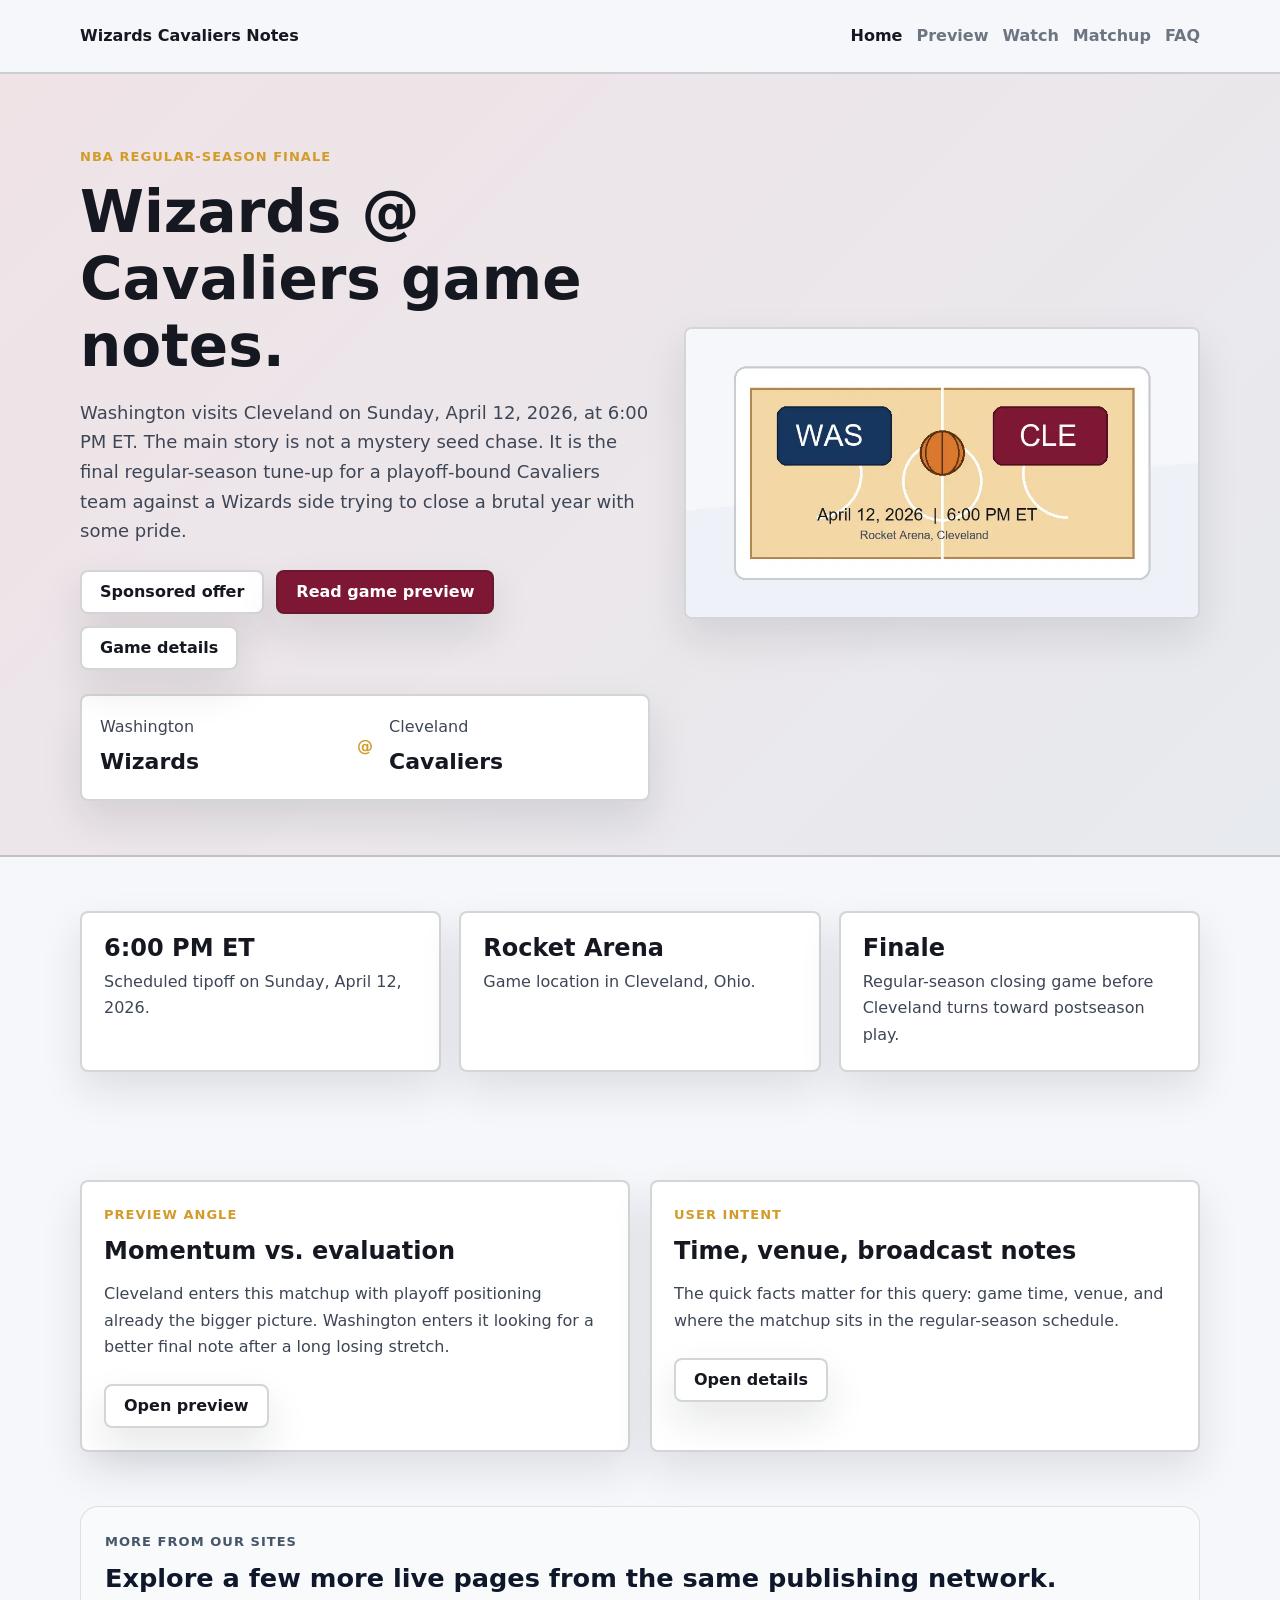
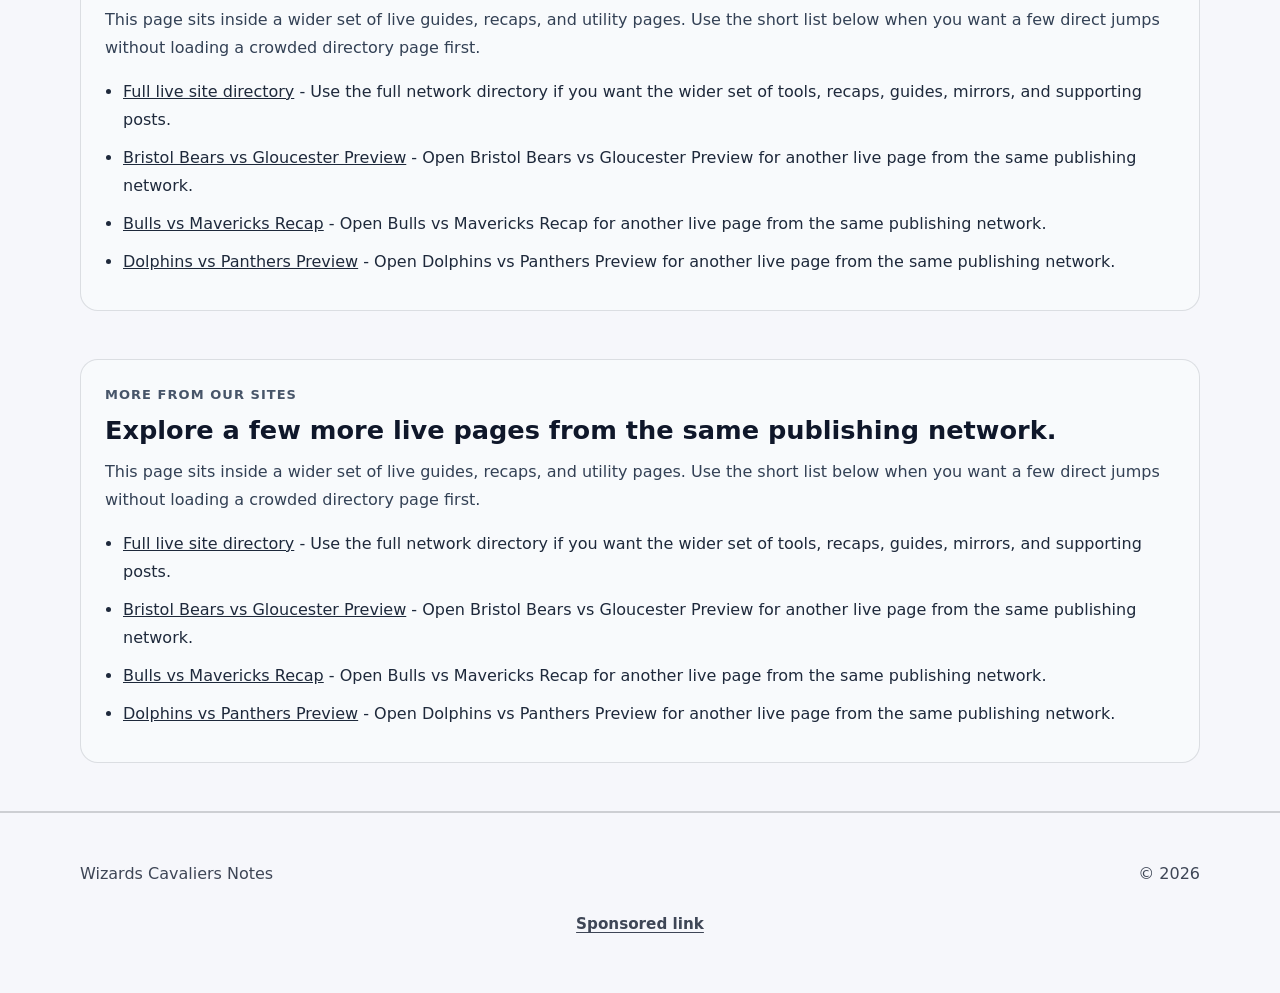
<file: index.html>
<!DOCTYPE html>
<html lang="en">
<head>
  <meta charset="UTF-8">
  <meta name="viewport" content="width=device-width, initial-scale=1.0">
  <title>Wizards vs Cavaliers Preview | April 12, 2026 Game Notes</title>
  <meta name="description" content="Original Washington Wizards at Cleveland Cavaliers preview for April 12, 2026, with game time, venue, matchup notes, and regular-season finale context.">
  <meta name="google-site-verification" content="zPeMqoo2h3M_oqIertTkiu1rAj5quQBwW_J42bXbuFM">
  <link rel="canonical" href="https://zeshanalikhan.github.io/wizards-cavaliers-preview/">
  <meta property="og:title" content="Wizards vs Cavaliers Preview | April 12, 2026 Game Notes">
  <meta property="og:description" content="Game notes for Wizards at Cavaliers on Sunday, April 12, 2026, at Rocket Arena in Cleveland.">
  <meta property="og:type" content="website">
  <meta property="og:url" content="https://zeshanalikhan.github.io/wizards-cavaliers-preview/">
  <link rel="stylesheet" href="styles.css">
  <script defer src="app.js"></script>
</head>
<body data-page="home">
  <header class="site-header">
    <div class="shell header-row">
      <a class="brand" href="./">Wizards Cavaliers Notes</a>
      <nav class="site-nav" aria-label="Primary">
        <a href="./" data-nav="home">Home</a>
        <a href="pages/game-preview.html" data-nav="preview">Preview</a>
        <a href="pages/how-to-watch.html" data-nav="watch">Watch</a>
        <a href="pages/matchup-notes.html" data-nav="matchup">Matchup</a>
        <a href="pages/game-faq.html" data-nav="faq">FAQ</a>
      </nav>
    </div>
  </header>

  <main>
    <section class="hero">
      <div class="shell hero-layout">
        <div>
          <p class="eyebrow">NBA regular-season finale</p>
          <h1>Wizards @ Cavaliers game notes.</h1>
          <p class="lead">Washington visits Cleveland on Sunday, April 12, 2026, at 6:00 PM ET. The main story is not a mystery seed chase. It is the final regular-season tune-up for a playoff-bound Cavaliers team against a Wizards side trying to close a brutal year with some pride.</p>
          <div class="hero-actions">
          <a class="button secondary" href="https://www.profitablecpmratenetwork.com/j9f627innq?key=be46e17df9e34aa3b5b8e77e88a34740" rel="nofollow sponsored noopener" target="_blank">Sponsored offer</a>
            <a class="button" href="pages/game-preview.html">Read game preview</a>
            <a class="button secondary" href="pages/how-to-watch.html">Game details</a>
          </div>
          <div class="score-strip" aria-label="Game summary">
            <div class="team-pill">
              <span>Washington</span>
              <strong>Wizards</strong>
            </div>
            <span class="vs">@</span>
            <div class="team-pill">
              <span>Cleveland</span>
              <strong>Cavaliers</strong>
            </div>
          </div>
        </div>
        <img class="hero-image" src="assets/images/wizards-cavaliers-hero.webp" alt="Basketball court illustration for Wizards at Cavaliers game preview" width="960" height="540">
      </div>
    </section>

    <section class="section">
      <div class="shell three-grid">
        <article class="stat-card">
          <strong>6:00 PM ET</strong>
          <span>Scheduled tipoff on Sunday, April 12, 2026.</span>
        </article>
        <article class="stat-card">
          <strong>Rocket Arena</strong>
          <span>Game location in Cleveland, Ohio.</span>
        </article>
        <article class="stat-card">
          <strong>Finale</strong>
          <span>Regular-season closing game before Cleveland turns toward postseason play.</span>
        </article>
      </div>
    </section>

    <section class="section">
      <div class="shell grid">
        <article class="panel">
          <p class="eyebrow">Preview angle</p>
          <h2>Momentum vs. evaluation</h2>
          <p>Cleveland enters this matchup with playoff positioning already the bigger picture. Washington enters it looking for a better final note after a long losing stretch.</p>
          <div class="jump-links">
            <a class="button secondary" href="pages/game-preview.html">Open preview</a>
          </div>
        </article>
        <article class="panel">
          <p class="eyebrow">User intent</p>
          <h2>Time, venue, broadcast notes</h2>
          <p>The quick facts matter for this query: game time, venue, and where the matchup sits in the regular-season schedule.</p>
          <div class="jump-links">
            <a class="button secondary" href="pages/how-to-watch.html">Open details</a>
          </div>
        </article>
      </div>
    </section>

      <!-- NETWORK_LINKS_START -->
      <section data-network-links="true" aria-labelledby="network-links-heading" style="padding:0 0 48px;">
        <div style="width:min(1120px, calc(100% - 32px)); margin:0 auto;">
          <div style="border:1px solid rgba(15, 23, 42, 0.12); background:#f8fafc; border-radius:18px; padding:24px;">
            <p style="margin:0 0 10px; font-size:13px; font-weight:800; letter-spacing:0.08em; text-transform:uppercase; color:#475569;">More from our sites</p>
            <h2 id="network-links-heading" style="margin:0 0 12px; font-size:clamp(1.5rem, 2vw, 1.9rem); line-height:1.2; color:#0f172a;">Explore a few more live pages from the same publishing network.</h2>
            <p style="margin:0 0 16px; color:#334155; line-height:1.75;">This page sits inside a wider set of live guides, recaps, and utility pages. Use the short list below when you want a few direct jumps without loading a crowded directory page first.</p>
            <ul style="margin:0; padding-left:18px; color:#1e293b; line-height:1.75;">
          <li style="margin:0 0 10px;"><a href="https://zeshanalikhan.github.io/creator-app-hub-site/pages/site-directory.html">Full live site directory</a> - Use the full network directory if you want the wider set of tools, recaps, guides, mirrors, and supporting posts.</li>
          <li style="margin:0 0 10px;"><a href="https://zeshanalikhan.github.io/bristol-gloucester-prem-preview/">Bristol Bears vs Gloucester Preview</a> - Open Bristol Bears vs Gloucester Preview for another live page from the same publishing network.</li>
          <li style="margin:0 0 10px;"><a href="https://zeshanalikhan.github.io/bulls-mavericks-recap/">Bulls vs Mavericks Recap</a> - Open Bulls vs Mavericks Recap for another live page from the same publishing network.</li>
          <li style="margin:0 0 10px;"><a href="https://zeshanalikhan.github.io/dolphins-panthers-nrl-preview/">Dolphins vs Panthers Preview</a> - Open Dolphins vs Panthers Preview for another live page from the same publishing network.</li>
            </ul>
          </div>
        </div>
      </section>
      <!-- NETWORK_LINKS_END -->
    
      <!-- NETWORK_LINKS_START -->
      <section data-network-links="true" aria-labelledby="network-links-heading" style="padding:0 0 48px;">
        <div style="width:min(1120px, calc(100% - 32px)); margin:0 auto;">
          <div style="border:1px solid rgba(15, 23, 42, 0.12); background:#f8fafc; border-radius:18px; padding:24px;">
            <p style="margin:0 0 10px; font-size:13px; font-weight:800; letter-spacing:0.08em; text-transform:uppercase; color:#475569;">More from our sites</p>
            <h2 id="network-links-heading" style="margin:0 0 12px; font-size:clamp(1.5rem, 2vw, 1.9rem); line-height:1.2; color:#0f172a;">Explore a few more live pages from the same publishing network.</h2>
            <p style="margin:0 0 16px; color:#334155; line-height:1.75;">This page sits inside a wider set of live guides, recaps, and utility pages. Use the short list below when you want a few direct jumps without loading a crowded directory page first.</p>
            <ul style="margin:0; padding-left:18px; color:#1e293b; line-height:1.75;">
          <li style="margin:0 0 10px;"><a href="https://zeshanalikhan.github.io/creator-app-hub-site/pages/site-directory.html">Full live site directory</a> - Use the full network directory if you want the wider set of tools, recaps, guides, mirrors, and supporting posts.</li>
          <li style="margin:0 0 10px;"><a href="https://zeshanalikhan.github.io/bristol-gloucester-prem-preview/">Bristol Bears vs Gloucester Preview</a> - Open Bristol Bears vs Gloucester Preview for another live page from the same publishing network.</li>
          <li style="margin:0 0 10px;"><a href="https://zeshanalikhan.github.io/bulls-mavericks-recap/">Bulls vs Mavericks Recap</a> - Open Bulls vs Mavericks Recap for another live page from the same publishing network.</li>
          <li style="margin:0 0 10px;"><a href="https://zeshanalikhan.github.io/dolphins-panthers-nrl-preview/">Dolphins vs Panthers Preview</a> - Open Dolphins vs Panthers Preview for another live page from the same publishing network.</li>
            </ul>
          </div>
        </div>
      </section>
      <!-- NETWORK_LINKS_END -->
    </main>

  <footer class="site-footer">
    <div class="shell footer-row">
      <p>Wizards Cavaliers Notes</p>
      <p>&copy; <span data-year></span></p>
    </div>
        <div class="adsterra-link-wrap">
        <a class="adsterra-link" href="https://www.profitablecpmratenetwork.com/j9f627innq?key=be46e17df9e34aa3b5b8e77e88a34740" rel="nofollow sponsored noopener" target="_blank">Sponsored link</a>
      </div>
  </footer>
</body>
</html>
</file>
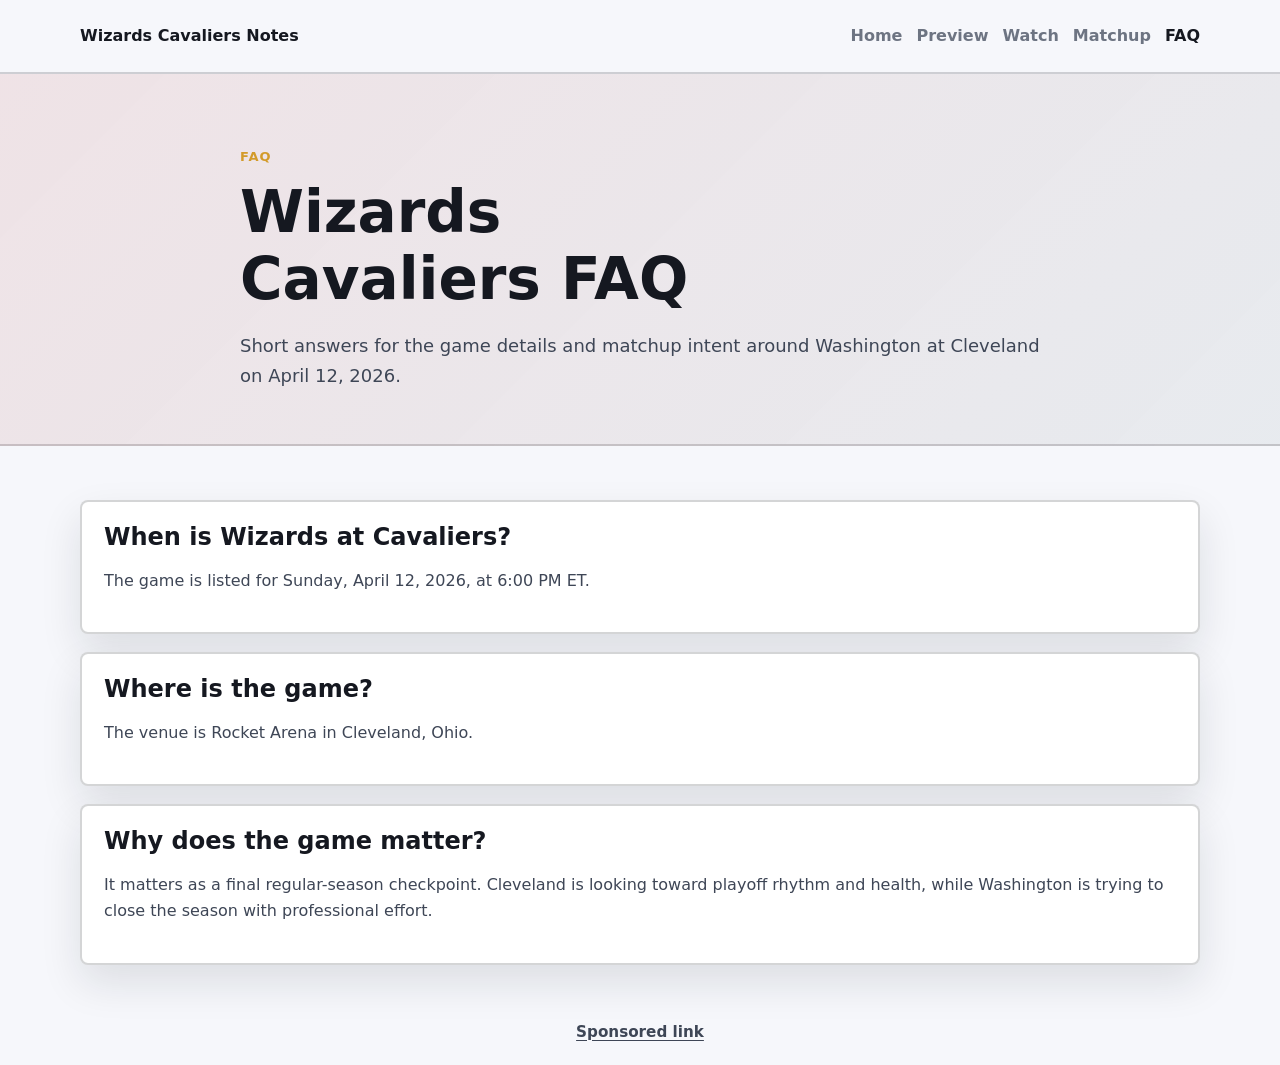
<file: pages/game-faq.html>
<!DOCTYPE html>
<html lang="en">
<head>
  <meta charset="UTF-8">
  <meta name="viewport" content="width=device-width, initial-scale=1.0">
  <title>Wizards Cavaliers FAQ | April 12, 2026 Game</title>
  <meta name="description" content="FAQ for Wizards at Cavaliers on April 12, 2026, including game time, venue, matchup context, and why the finale matters.">
  <link rel="canonical" href="https://zeshanalikhan.github.io/wizards-cavaliers-preview/pages/game-faq.html">
  <link rel="stylesheet" href="../styles.css">
  <script defer src="../app.js"></script>
  <script type="application/ld+json">
  {
    "@context": "https://schema.org",
    "@type": "FAQPage",
    "mainEntity": [
      {
        "@type": "Question",
        "name": "When is Wizards at Cavaliers?",
        "acceptedAnswer": {
          "@type": "Answer",
          "text": "Washington Wizards at Cleveland Cavaliers is listed for Sunday, April 12, 2026, at 6:00 PM ET."
        }
      },
      {
        "@type": "Question",
        "name": "Where is Wizards at Cavaliers played?",
        "acceptedAnswer": {
          "@type": "Answer",
          "text": "The game is listed at Rocket Arena in Cleveland, Ohio."
        }
      },
      {
        "@type": "Question",
        "name": "What is the main game angle?",
        "acceptedAnswer": {
          "@type": "Answer",
          "text": "The main angle is Cleveland preparing for postseason play while Washington closes a difficult regular season."
        }
      }
    ]
  }
  </script>
</head>
<body data-page="faq">
  <header class="site-header">
    <div class="shell header-row">
      <a class="brand" href="../">Wizards Cavaliers Notes</a>
      <nav class="site-nav" aria-label="Primary">
        <a href="../" data-nav="home">Home</a>
        <a href="game-preview.html" data-nav="preview">Preview</a>
        <a href="how-to-watch.html" data-nav="watch">Watch</a>
        <a href="matchup-notes.html" data-nav="matchup">Matchup</a>
        <a href="game-faq.html" data-nav="faq">FAQ</a>
      </nav>
    </div>
  </header>
  <main>
    <section class="page-hero">
      <div class="shell narrow">
        <p class="eyebrow">FAQ</p>
        <h1>Wizards Cavaliers FAQ</h1>
        <p class="lead">Short answers for the game details and matchup intent around Washington at Cleveland on April 12, 2026.</p>
      </div>
    </section>
    <section class="section">
      <div class="shell article-stack">
        <article class="panel">
          <h2>When is Wizards at Cavaliers?</h2>
          <p>The game is listed for Sunday, April 12, 2026, at 6:00 PM ET.</p>
        </article>
        <article class="panel">
          <h2>Where is the game?</h2>
          <p>The venue is Rocket Arena in Cleveland, Ohio.</p>
        </article>
        <article class="panel">
          <h2>Why does the game matter?</h2>
          <p>It matters as a final regular-season checkpoint. Cleveland is looking toward playoff rhythm and health, while Washington is trying to close the season with professional effort.</p>
        </article>
      </div>
    </section>
  </main>
      <div class="adsterra-link-wrap">
        <a class="adsterra-link" href="https://www.profitablecpmratenetwork.com/j9f627innq?key=be46e17df9e34aa3b5b8e77e88a34740" rel="nofollow sponsored noopener" target="_blank">Sponsored link</a>
      </div>
</body>
</html>
</file>
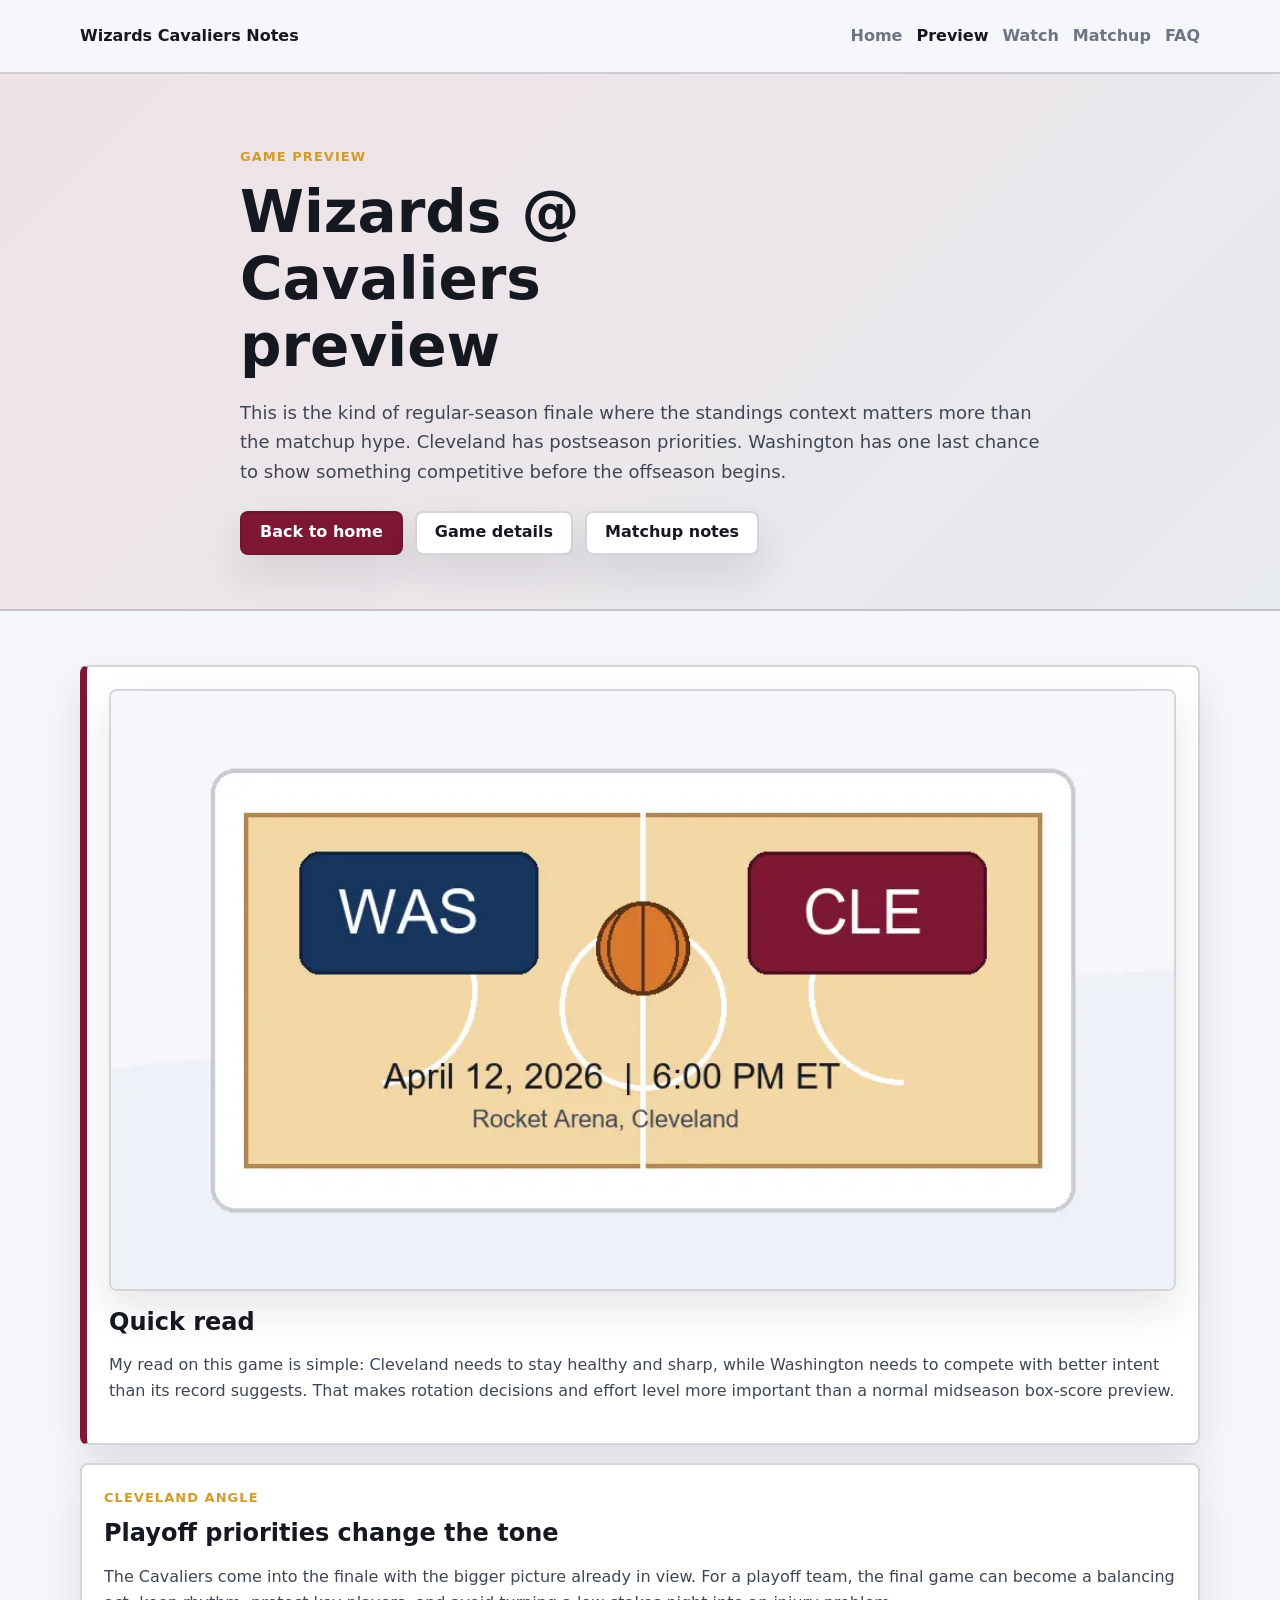
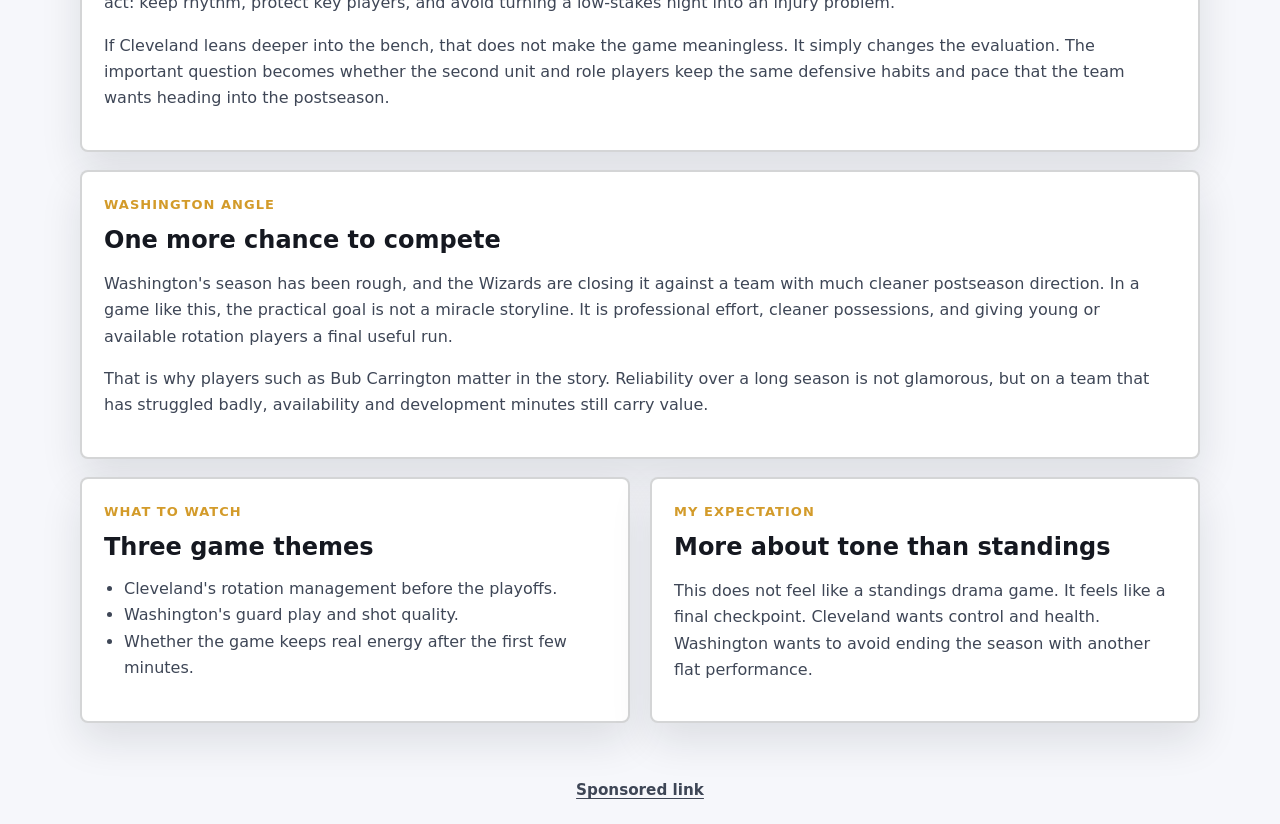
<file: pages/game-preview.html>
<!DOCTYPE html>
<html lang="en">
<head>
  <meta charset="UTF-8">
  <meta name="viewport" content="width=device-width, initial-scale=1.0">
  <title>Wizards @ Cavaliers Game Preview | April 12, 2026</title>
  <meta name="description" content="Original preview for Washington Wizards at Cleveland Cavaliers on April 12, 2026, covering playoff context, rotation questions, and end-of-season pride.">
  <link rel="canonical" href="https://zeshanalikhan.github.io/wizards-cavaliers-preview/pages/game-preview.html">
  <meta property="og:title" content="Wizards @ Cavaliers Game Preview | April 12, 2026">
  <meta property="og:description" content="Preview notes for Wizards at Cavaliers in Cleveland on April 12, 2026.">
  <meta property="og:type" content="article">
  <meta property="og:url" content="https://zeshanalikhan.github.io/wizards-cavaliers-preview/pages/game-preview.html">
  <link rel="stylesheet" href="../styles.css">
  <script defer src="../app.js"></script>
</head>
<body data-page="preview">
  <header class="site-header">
    <div class="shell header-row">
      <a class="brand" href="../">Wizards Cavaliers Notes</a>
      <nav class="site-nav" aria-label="Primary">
        <a href="../" data-nav="home">Home</a>
        <a href="game-preview.html" data-nav="preview">Preview</a>
        <a href="how-to-watch.html" data-nav="watch">Watch</a>
        <a href="matchup-notes.html" data-nav="matchup">Matchup</a>
        <a href="game-faq.html" data-nav="faq">FAQ</a>
      </nav>
    </div>
  </header>
  <main>
    <section class="page-hero">
      <div class="shell narrow">
        <p class="eyebrow">Game preview</p>
        <h1>Wizards @ Cavaliers preview</h1>
        <p class="lead">This is the kind of regular-season finale where the standings context matters more than the matchup hype. Cleveland has postseason priorities. Washington has one last chance to show something competitive before the offseason begins.</p>
        <div class="jump-links">
          <a class="button" href="../">Back to home</a>
          <a class="button secondary" href="how-to-watch.html">Game details</a>
          <a class="button secondary" href="matchup-notes.html">Matchup notes</a>
        </div>
      </div>
    </section>

    <section class="section">
      <div class="shell article-stack">
        <article class="callout">
          <img class="article-image" src="../assets/images/wizards-cavaliers-hero.webp" alt="Wizards at Cavaliers basketball game preview illustration" width="960" height="540">
          <h2>Quick read</h2>
          <p>My read on this game is simple: Cleveland needs to stay healthy and sharp, while Washington needs to compete with better intent than its record suggests. That makes rotation decisions and effort level more important than a normal midseason box-score preview.</p>
        </article>

        <article class="panel">
          <p class="eyebrow">Cleveland angle</p>
          <h2>Playoff priorities change the tone</h2>
          <p>The Cavaliers come into the finale with the bigger picture already in view. For a playoff team, the final game can become a balancing act: keep rhythm, protect key players, and avoid turning a low-stakes night into an injury problem.</p>
          <p>If Cleveland leans deeper into the bench, that does not make the game meaningless. It simply changes the evaluation. The important question becomes whether the second unit and role players keep the same defensive habits and pace that the team wants heading into the postseason.</p>
        </article>

        <article class="panel">
          <p class="eyebrow">Washington angle</p>
          <h2>One more chance to compete</h2>
          <p>Washington's season has been rough, and the Wizards are closing it against a team with much cleaner postseason direction. In a game like this, the practical goal is not a miracle storyline. It is professional effort, cleaner possessions, and giving young or available rotation players a final useful run.</p>
          <p>That is why players such as Bub Carrington matter in the story. Reliability over a long season is not glamorous, but on a team that has struggled badly, availability and development minutes still carry value.</p>
        </article>

        <div class="grid">
          <article class="panel">
            <p class="eyebrow">What to watch</p>
            <h2>Three game themes</h2>
            <ul>
              <li>Cleveland's rotation management before the playoffs.</li>
              <li>Washington's guard play and shot quality.</li>
              <li>Whether the game keeps real energy after the first few minutes.</li>
            </ul>
          </article>
          <article class="panel">
            <p class="eyebrow">My expectation</p>
            <h2>More about tone than standings</h2>
            <p>This does not feel like a standings drama game. It feels like a final checkpoint. Cleveland wants control and health. Washington wants to avoid ending the season with another flat performance.</p>
          </article>
        </div>
      </div>
    </section>
  </main>
      <div class="adsterra-link-wrap">
        <a class="adsterra-link" href="https://www.profitablecpmratenetwork.com/j9f627innq?key=be46e17df9e34aa3b5b8e77e88a34740" rel="nofollow sponsored noopener" target="_blank">Sponsored link</a>
      </div>
</body>
</html>
</file>
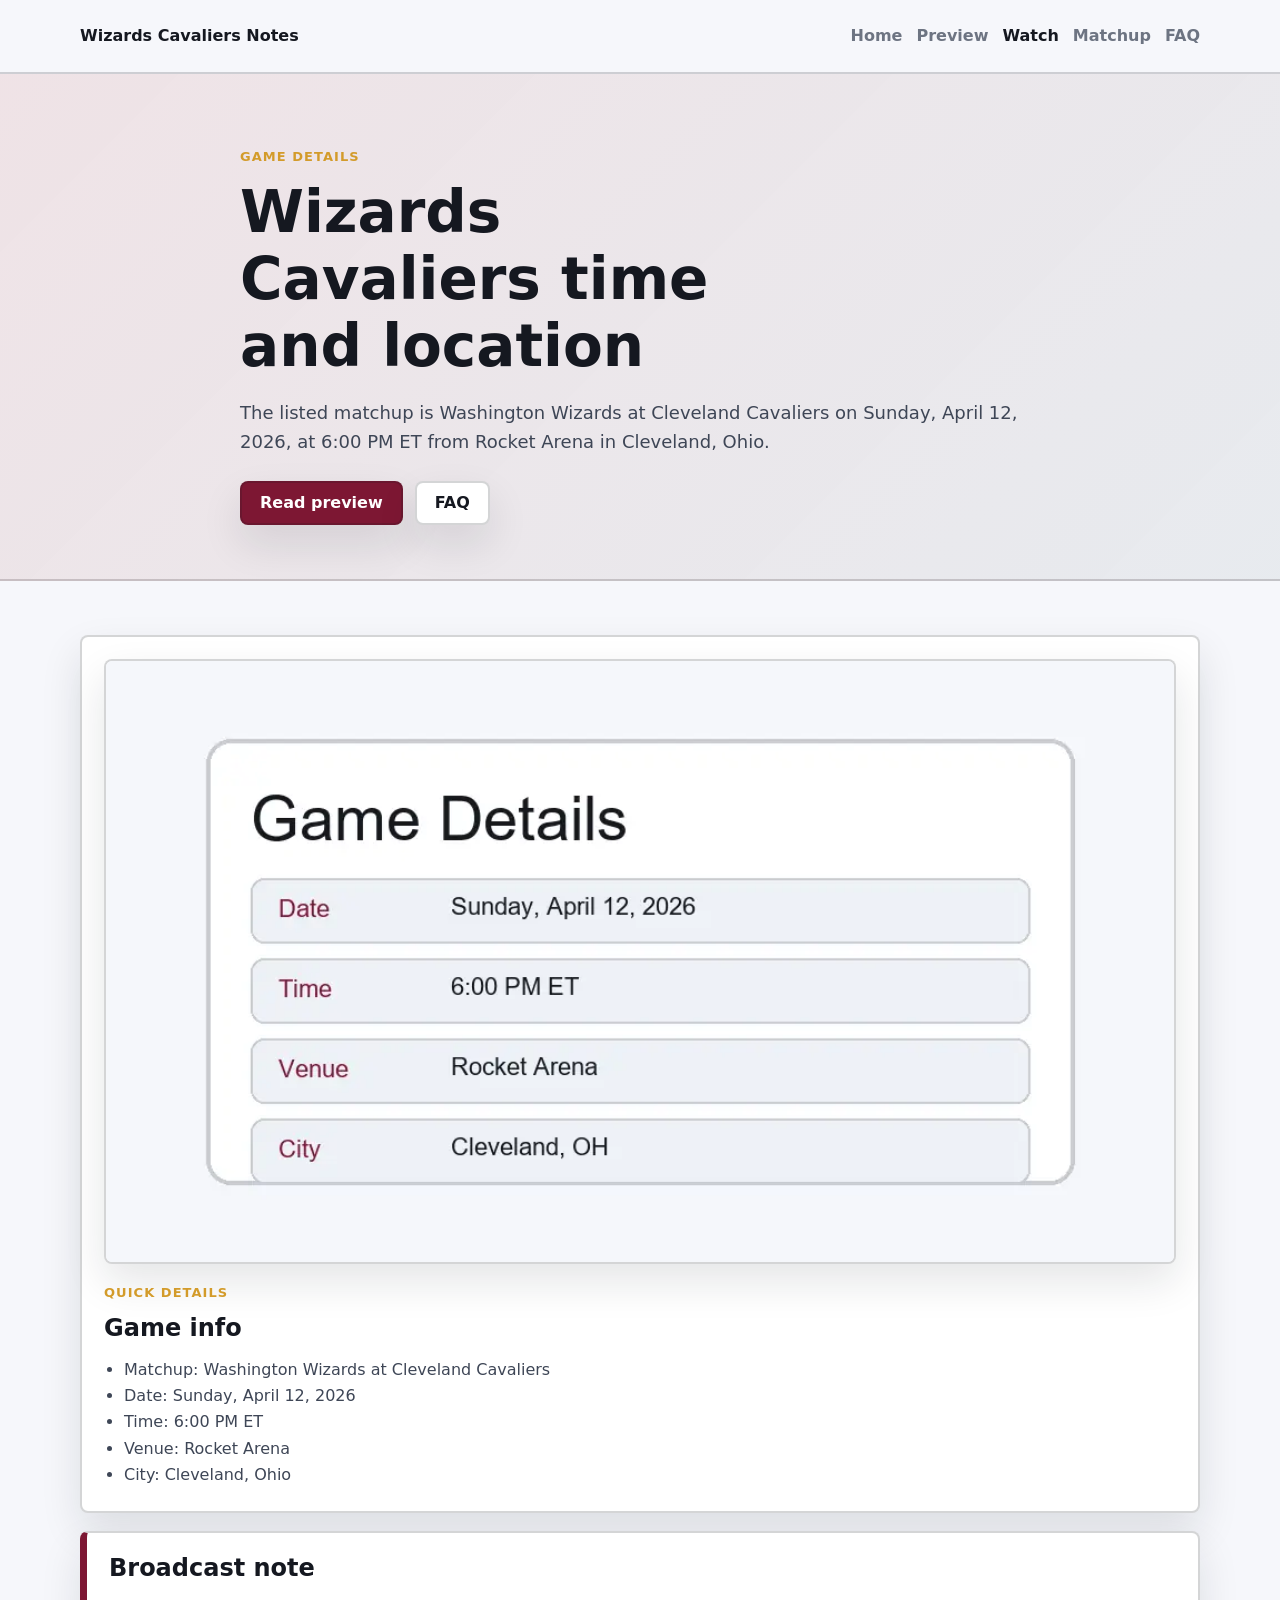
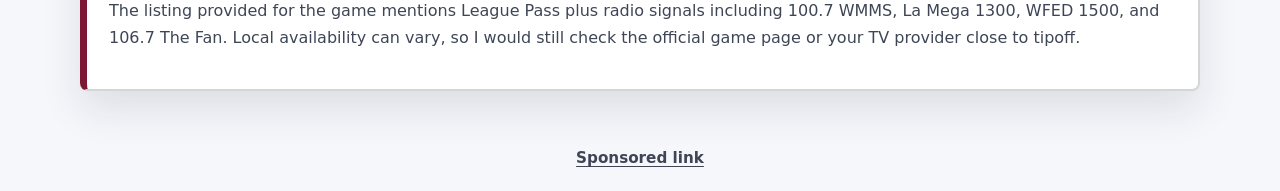
<file: pages/how-to-watch.html>
<!DOCTYPE html>
<html lang="en">
<head>
  <meta charset="UTF-8">
  <meta name="viewport" content="width=device-width, initial-scale=1.0">
  <title>Wizards Cavaliers Game Details | Time, Arena, Radio Notes</title>
  <meta name="description" content="Game details for Wizards at Cavaliers on April 12, 2026: time, arena, city, and broadcast/radio notes.">
  <link rel="canonical" href="https://zeshanalikhan.github.io/wizards-cavaliers-preview/pages/how-to-watch.html">
  <link rel="stylesheet" href="../styles.css">
  <script defer src="../app.js"></script>
</head>
<body data-page="watch">
  <header class="site-header">
    <div class="shell header-row">
      <a class="brand" href="../">Wizards Cavaliers Notes</a>
      <nav class="site-nav" aria-label="Primary">
        <a href="../" data-nav="home">Home</a>
        <a href="game-preview.html" data-nav="preview">Preview</a>
        <a href="how-to-watch.html" data-nav="watch">Watch</a>
        <a href="matchup-notes.html" data-nav="matchup">Matchup</a>
        <a href="game-faq.html" data-nav="faq">FAQ</a>
      </nav>
    </div>
  </header>
  <main>
    <section class="page-hero">
      <div class="shell narrow">
        <p class="eyebrow">Game details</p>
        <h1>Wizards Cavaliers time and location</h1>
        <p class="lead">The listed matchup is Washington Wizards at Cleveland Cavaliers on Sunday, April 12, 2026, at 6:00 PM ET from Rocket Arena in Cleveland, Ohio.</p>
        <div class="jump-links">
          <a class="button" href="game-preview.html">Read preview</a>
          <a class="button secondary" href="game-faq.html">FAQ</a>
        </div>
      </div>
    </section>
    <section class="section">
      <div class="shell article-stack">
        <article class="panel">
          <img class="article-image" src="../assets/images/wizards-cavaliers-details.webp" alt="Wizards Cavaliers game details card for April 12 2026" width="960" height="540">
          <p class="eyebrow">Quick details</p>
          <h2>Game info</h2>
          <ul>
            <li>Matchup: Washington Wizards at Cleveland Cavaliers</li>
            <li>Date: Sunday, April 12, 2026</li>
            <li>Time: 6:00 PM ET</li>
            <li>Venue: Rocket Arena</li>
            <li>City: Cleveland, Ohio</li>
          </ul>
        </article>
        <article class="callout">
          <h2>Broadcast note</h2>
          <p>The listing provided for the game mentions League Pass plus radio signals including 100.7 WMMS, La Mega 1300, WFED 1500, and 106.7 The Fan. Local availability can vary, so I would still check the official game page or your TV provider close to tipoff.</p>
        </article>
      </div>
    </section>
  </main>
      <div class="adsterra-link-wrap">
        <a class="adsterra-link" href="https://www.profitablecpmratenetwork.com/j9f627innq?key=be46e17df9e34aa3b5b8e77e88a34740" rel="nofollow sponsored noopener" target="_blank">Sponsored link</a>
      </div>
</body>
</html>
</file>
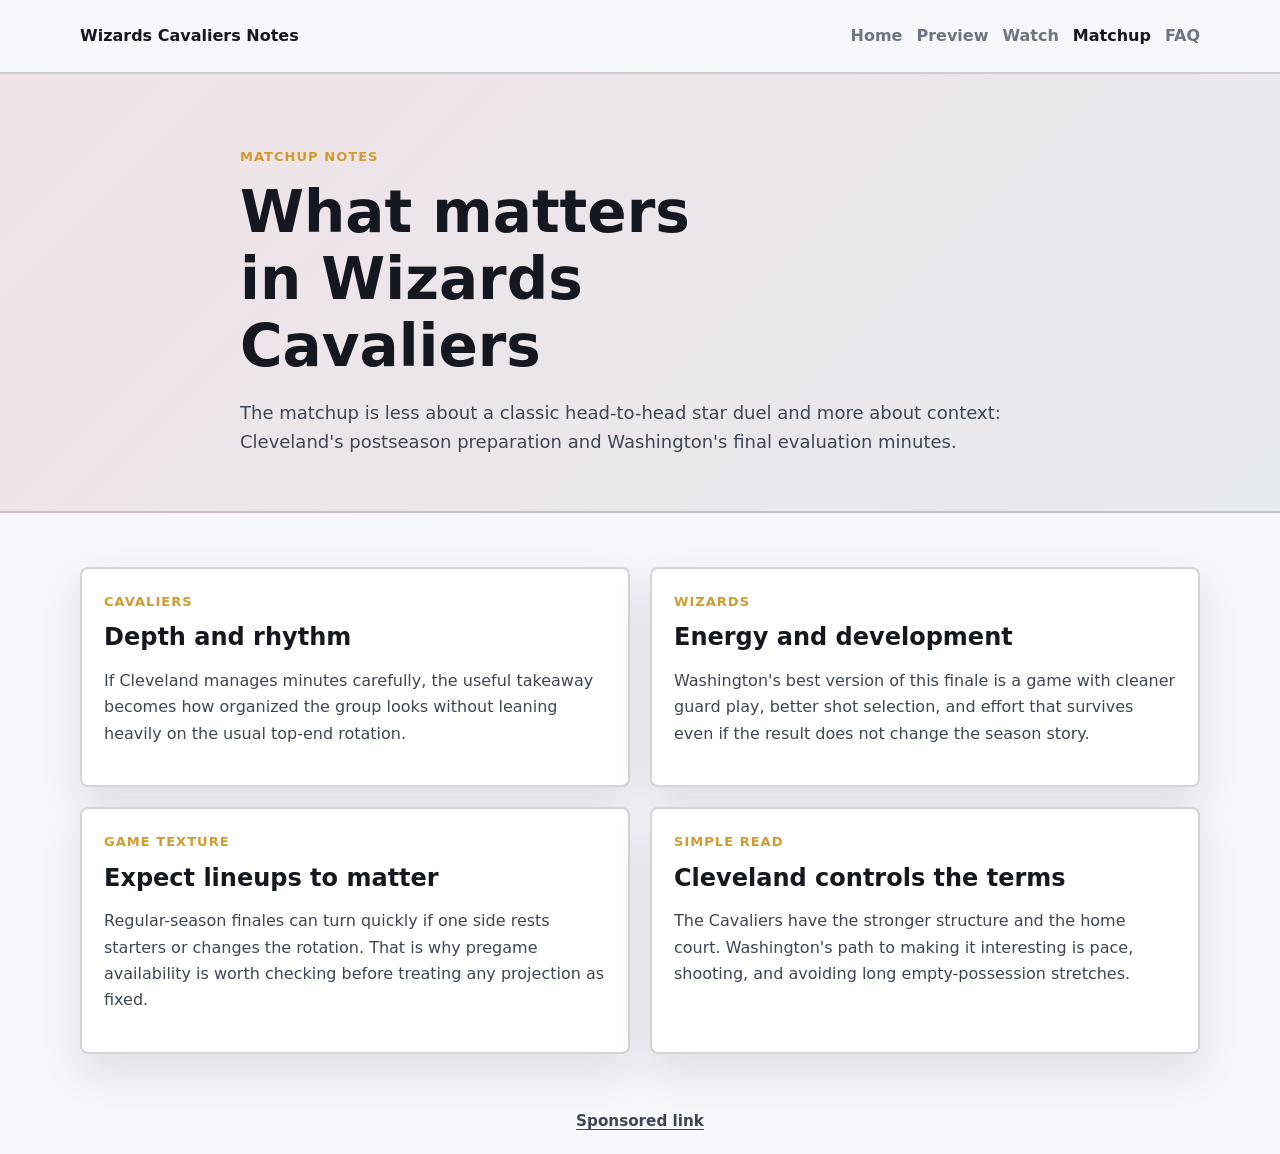
<file: pages/matchup-notes.html>
<!DOCTYPE html>
<html lang="en">
<head>
  <meta charset="UTF-8">
  <meta name="viewport" content="width=device-width, initial-scale=1.0">
  <title>Wizards Cavaliers Matchup Notes | April 12, 2026</title>
  <meta name="description" content="Original matchup notes for Washington Wizards at Cleveland Cavaliers, including rotation context, season ending stakes, and game themes.">
  <link rel="canonical" href="https://zeshanalikhan.github.io/wizards-cavaliers-preview/pages/matchup-notes.html">
  <link rel="stylesheet" href="../styles.css">
  <script defer src="../app.js"></script>
</head>
<body data-page="matchup">
  <header class="site-header">
    <div class="shell header-row">
      <a class="brand" href="../">Wizards Cavaliers Notes</a>
      <nav class="site-nav" aria-label="Primary">
        <a href="../" data-nav="home">Home</a>
        <a href="game-preview.html" data-nav="preview">Preview</a>
        <a href="how-to-watch.html" data-nav="watch">Watch</a>
        <a href="matchup-notes.html" data-nav="matchup">Matchup</a>
        <a href="game-faq.html" data-nav="faq">FAQ</a>
      </nav>
    </div>
  </header>
  <main>
    <section class="page-hero">
      <div class="shell narrow">
        <p class="eyebrow">Matchup notes</p>
        <h1>What matters in Wizards Cavaliers</h1>
        <p class="lead">The matchup is less about a classic head-to-head star duel and more about context: Cleveland's postseason preparation and Washington's final evaluation minutes.</p>
      </div>
    </section>
    <section class="section">
      <div class="shell grid">
        <article class="panel">
          <p class="eyebrow">Cavaliers</p>
          <h2>Depth and rhythm</h2>
          <p>If Cleveland manages minutes carefully, the useful takeaway becomes how organized the group looks without leaning heavily on the usual top-end rotation.</p>
        </article>
        <article class="panel">
          <p class="eyebrow">Wizards</p>
          <h2>Energy and development</h2>
          <p>Washington's best version of this finale is a game with cleaner guard play, better shot selection, and effort that survives even if the result does not change the season story.</p>
        </article>
        <article class="panel">
          <p class="eyebrow">Game texture</p>
          <h2>Expect lineups to matter</h2>
          <p>Regular-season finales can turn quickly if one side rests starters or changes the rotation. That is why pregame availability is worth checking before treating any projection as fixed.</p>
        </article>
        <article class="panel">
          <p class="eyebrow">Simple read</p>
          <h2>Cleveland controls the terms</h2>
          <p>The Cavaliers have the stronger structure and the home court. Washington's path to making it interesting is pace, shooting, and avoiding long empty-possession stretches.</p>
        </article>
      </div>
    </section>
  </main>
      <div class="adsterra-link-wrap">
        <a class="adsterra-link" href="https://www.profitablecpmratenetwork.com/j9f627innq?key=be46e17df9e34aa3b5b8e77e88a34740" rel="nofollow sponsored noopener" target="_blank">Sponsored link</a>
      </div>
</body>
</html>
</file>
<file: styles.css>
:root {
  --bg: #f6f7fb;
  --surface: #ffffff;
  --surface-alt: #eef1f7;
  --ink: #151820;
  --text: #3e4656;
  --muted: #6d7482;
  --line: rgba(21, 24, 32, 0.18);
  --wine: #7d1733;
  --navy: #17365f;
  --gold: #d39b2a;
  --blue: #2457a6;
  --shadow: 0 18px 42px rgba(21, 24, 32, 0.11);
}

*,
*::before,
*::after {
  box-sizing: border-box;
}

body {
  margin: 0;
  font-family: "Segoe UI", system-ui, -apple-system, sans-serif;
  background: var(--bg);
  color: var(--text);
  line-height: 1.65;
}

a {
  color: inherit;
}

.shell {
  width: min(1120px, calc(100% - 32px));
  margin: 0 auto;
}

.narrow {
  width: min(800px, 100%);
}

.site-header {
  position: sticky;
  top: 0;
  z-index: 10;
  background: rgba(246, 247, 251, 0.96);
  border-bottom: 2px solid var(--line);
  backdrop-filter: blur(10px);
}

.header-row,
.footer-row {
  display: flex;
  align-items: center;
  justify-content: space-between;
  gap: 20px;
  min-height: 72px;
}

.brand,
.site-nav a,
.button {
  text-decoration: none;
}

.brand {
  color: var(--ink);
  font-weight: 850;
}

.site-nav {
  display: flex;
  flex-wrap: wrap;
  gap: 14px;
}

.site-nav a {
  color: var(--muted);
  font-weight: 760;
}

.site-nav a.active {
  color: var(--ink);
}

.hero,
.page-hero {
  padding: 72px 0 54px;
  background: linear-gradient(135deg, rgba(125, 23, 51, 0.12), rgba(23, 54, 95, 0.1)), var(--surface);
  border-bottom: 2px solid var(--line);
}

.hero-layout {
  display: grid;
  grid-template-columns: minmax(0, 1.05fr) minmax(320px, 0.95fr);
  gap: 34px;
  align-items: center;
}

.eyebrow {
  margin: 0 0 12px;
  color: var(--gold);
  font-size: 13px;
  font-weight: 850;
  letter-spacing: 0.08em;
  text-transform: uppercase;
}

h1,
h2,
h3 {
  margin: 0;
  color: var(--ink);
  line-height: 1.15;
}

h1 {
  max-width: 13ch;
  font-size: clamp(34px, 5vw, 58px);
}

.lead {
  margin: 18px 0 0;
  max-width: 70ch;
  font-size: 18px;
}

.hero-actions,
.jump-links {
  display: flex;
  flex-wrap: wrap;
  gap: 12px;
  margin-top: 24px;
}

.button {
  display: inline-flex;
  align-items: center;
  justify-content: center;
  min-height: 44px;
  padding: 0 18px;
  border: 2px solid var(--line);
  border-radius: 8px;
  background: var(--wine);
  color: #fff;
  font-weight: 850;
  box-shadow: var(--shadow);
}

.button.secondary {
  background: var(--surface);
  color: var(--ink);
}

.section {
  padding: 54px 0;
}

.grid {
  display: grid;
  grid-template-columns: repeat(2, minmax(0, 1fr));
  gap: 20px;
}

.three-grid {
  display: grid;
  grid-template-columns: repeat(3, minmax(0, 1fr));
  gap: 18px;
}

.article-stack {
  display: grid;
  gap: 18px;
}

.panel,
.callout,
.stat-card {
  background: var(--surface);
  border: 2px solid var(--line);
  border-radius: 8px;
  padding: 22px;
  box-shadow: var(--shadow);
}

.callout {
  border-left: 7px solid var(--wine);
}

.panel p + p,
.callout p + p {
  margin-top: 12px;
}

.panel ul,
.panel ol,
.callout ul,
.callout ol {
  margin: 14px 0 0;
  padding-left: 20px;
}

.stat-card strong {
  display: block;
  color: var(--ink);
  font-size: 24px;
  line-height: 1.1;
  margin-bottom: 8px;
}

.hero-image,
.article-image {
  display: block;
  width: 100%;
  height: auto;
  border: 2px solid var(--line);
  border-radius: 8px;
  box-shadow: var(--shadow);
  background: var(--surface);
}

.article-image {
  margin-bottom: 18px;
}

.score-strip {
  display: grid;
  grid-template-columns: 1fr auto 1fr;
  gap: 16px;
  align-items: center;
  margin-top: 24px;
  padding: 18px;
  border: 2px solid var(--line);
  border-radius: 8px;
  background: var(--surface);
  box-shadow: var(--shadow);
}

.team-pill {
  display: grid;
  gap: 4px;
}

.team-pill strong {
  color: var(--ink);
  font-size: 22px;
}

.vs {
  color: var(--gold);
  font-weight: 900;
}

.site-footer {
  padding: 26px 0 36px;
  border-top: 2px solid var(--line);
}

.not-found {
  min-height: 100vh;
  display: grid;
  place-items: center;
  align-content: center;
  gap: 14px;
  padding: 32px;
  text-align: center;
}

@media (max-width: 780px) {
  .grid,
  .three-grid,
  .hero-layout,
  .score-strip {
    grid-template-columns: 1fr;
  }

  .header-row,
  .footer-row {
    align-items: start;
    flex-direction: column;
    padding: 16px 0;
  }

  .lead {
    font-size: 16px;
  }
}
.adsterra-link-wrap {
  padding: 0 0 1.25rem;
  text-align: center;
}

.adsterra-link {
  color: inherit;
  font-size: 0.95rem;
  font-weight: 700;
  text-decoration: underline;
  text-underline-offset: 0.18em;
}
</file>
